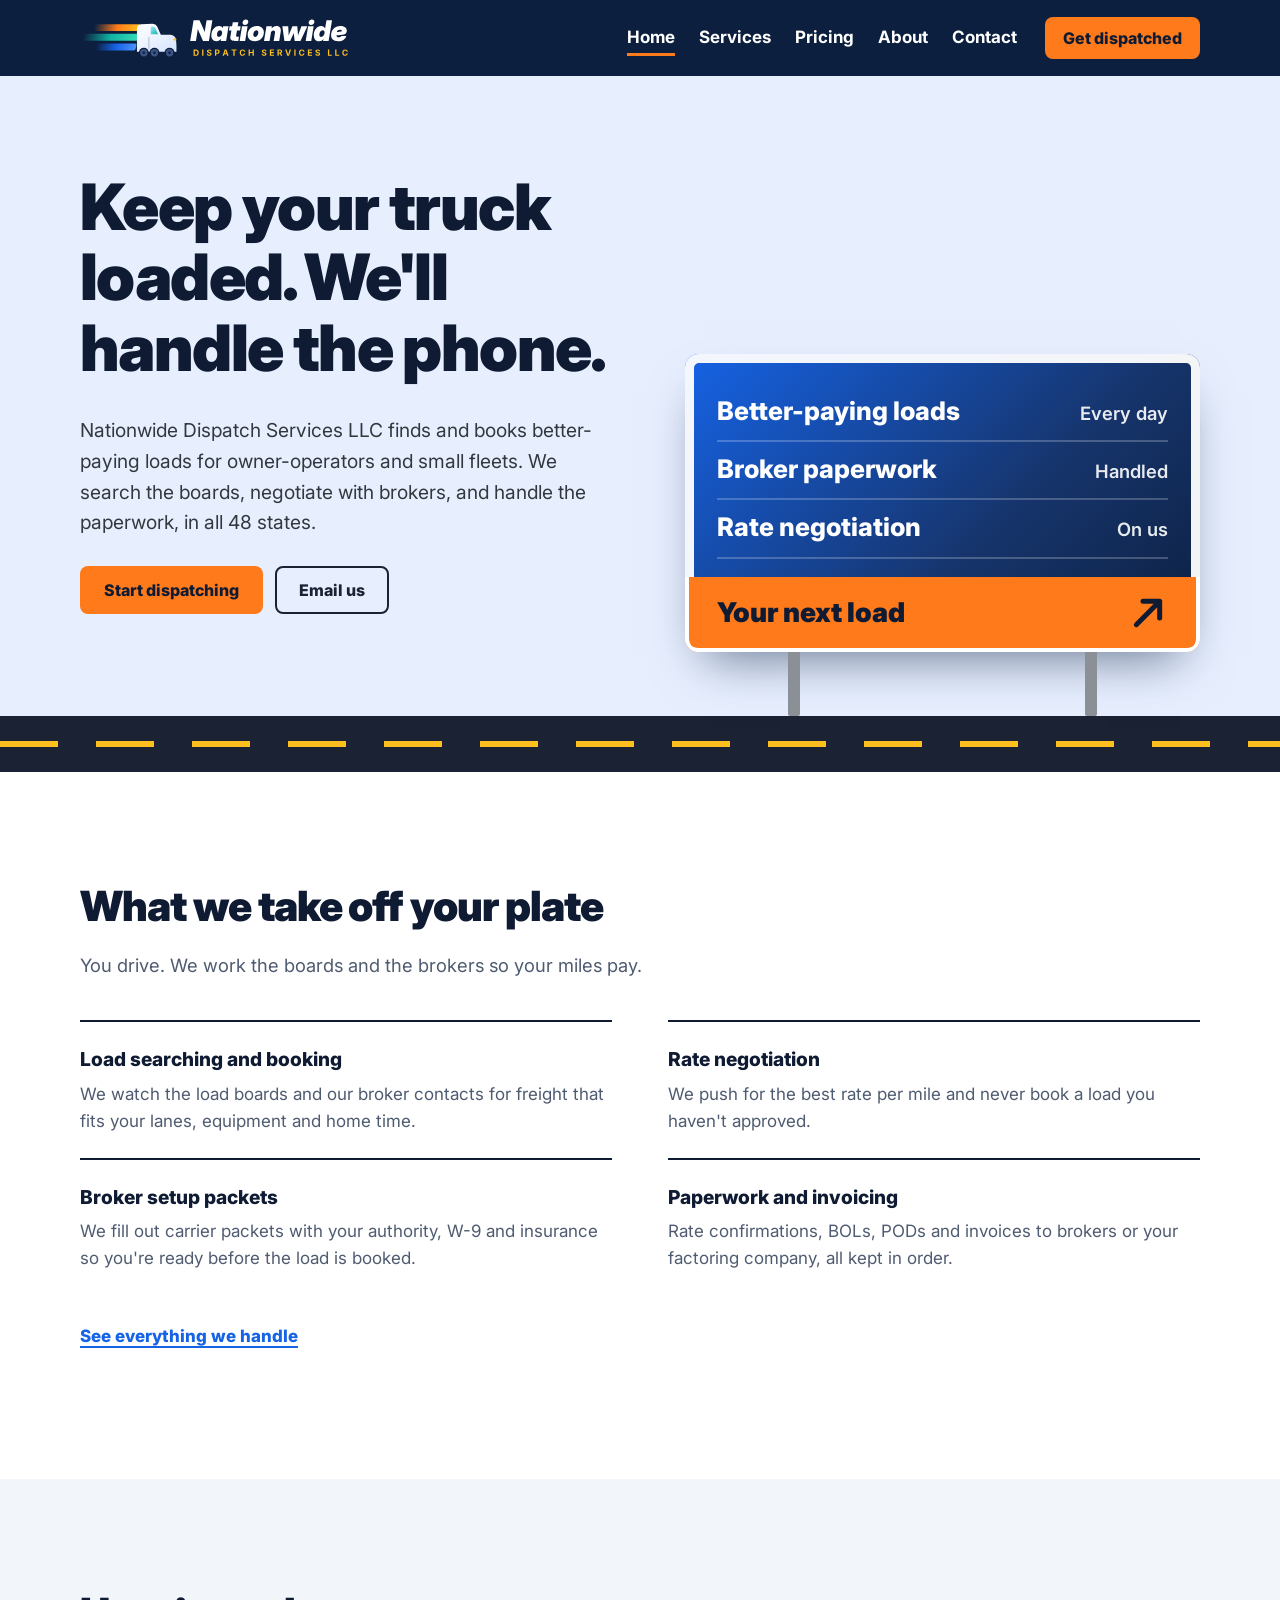
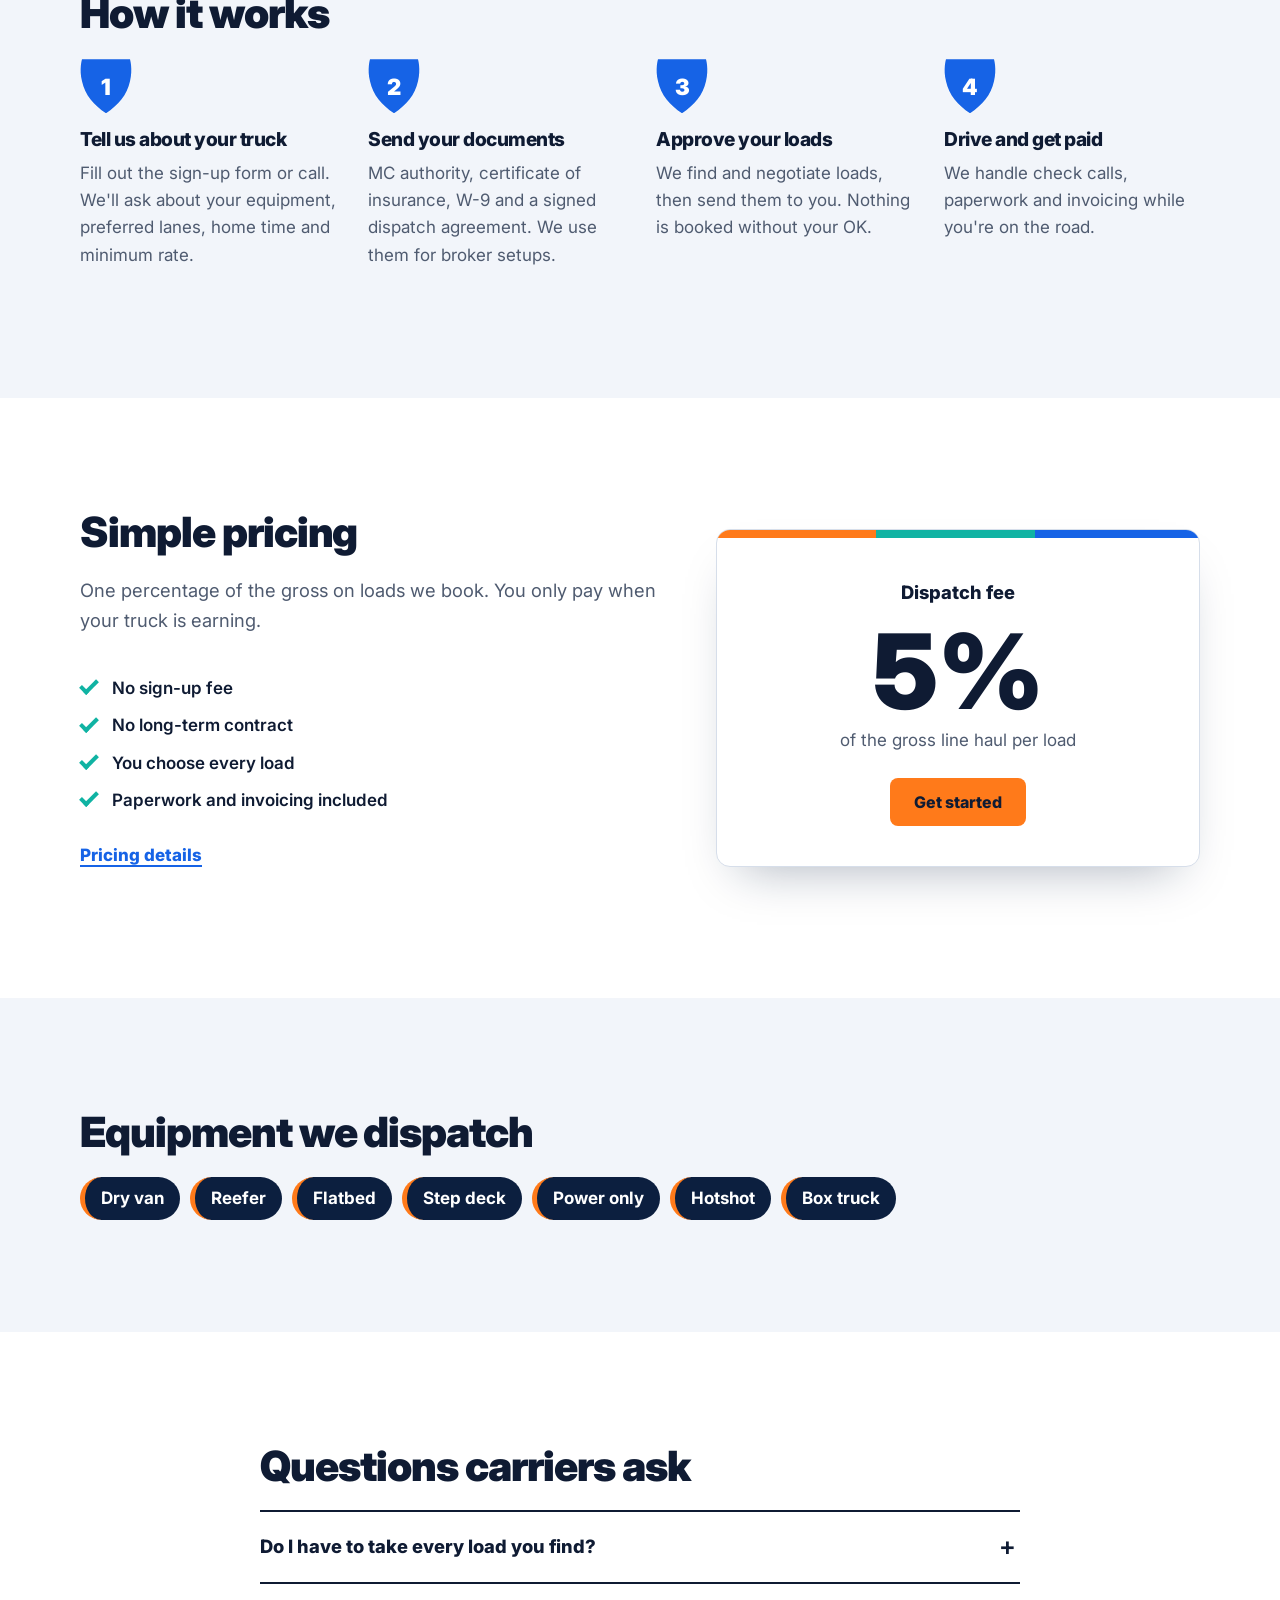
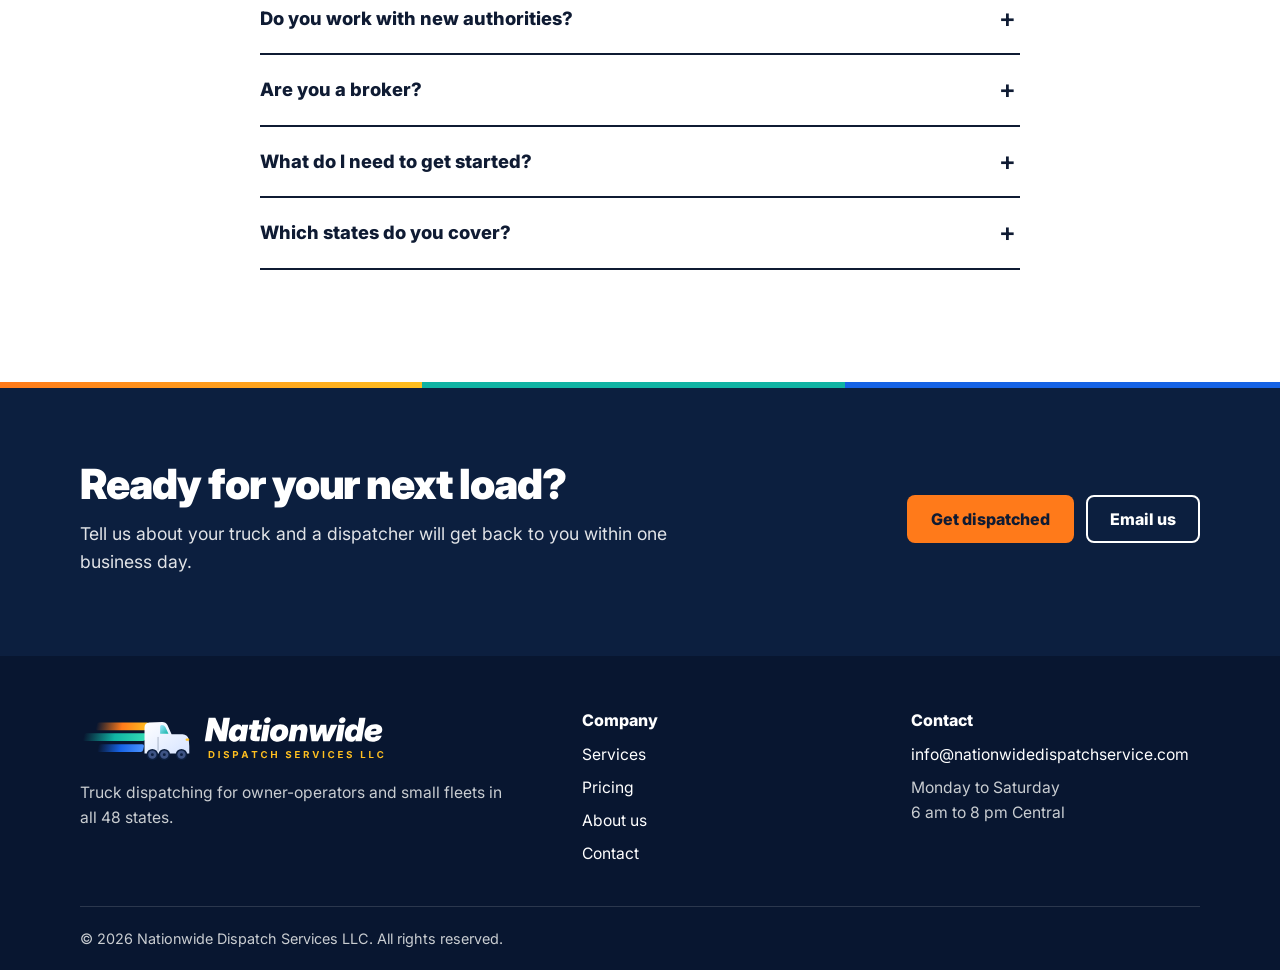
<file: index.html>
<!doctype html>
<html lang="en">
<head>
  <meta charset="utf-8">
  <meta name="viewport" content="width=device-width, initial-scale=1">
  <title>Nationwide Dispatch Services LLC | Truck dispatching for owner-operators</title>
  <meta name="description" content="Nationwide Dispatch Services LLC finds and books better-paying loads, negotiates rates, and handles broker paperwork for owner-operators and small fleets in all 48 states.">
  <meta name="theme-color" content="#0c1f3f">
  <meta property="og:type" content="website">
  <meta property="og:title" content="Nationwide Dispatch Services LLC | Truck dispatching for owner-operators">
  <meta property="og:description" content="Nationwide Dispatch Services LLC finds and books better-paying loads, negotiates rates, and handles broker paperwork for owner-operators and small fleets in all 48 states.">
  <meta property="og:image" content="/og-image.png">
  <meta name="twitter:card" content="summary_large_image">
  <link rel="icon" href="/favicon.svg" type="image/svg+xml">
  <link rel="icon" href="/favicon-32.png" sizes="32x32" type="image/png">
  <link rel="apple-touch-icon" href="/apple-touch-icon.png">
  <link rel="preconnect" href="https://fonts.googleapis.com">
  <link rel="preconnect" href="https://fonts.gstatic.com" crossorigin>
  <link href="https://fonts.googleapis.com/css2?family=Inter:wght@400;500;600;700;800;900&display=swap" rel="stylesheet">
  <link rel="stylesheet" href="/styles.css">
</head>
<body>
  <a class="skip" href="#main">Skip to content</a>
  <header class="topbar">
    <div class="wrap topbar-inner">
      <a class="brand" href="/" aria-label="Nationwide Dispatch Services LLC, home">
        <img src="/brand/logo-reverse.svg" alt="Nationwide Dispatch Services LLC" width="230" height="48">
      </a>
      <button class="menu-btn" type="button" aria-expanded="false" aria-controls="site-nav">
        <span class="menu-icon" aria-hidden="true"></span><span class="menu-label">Menu</span>
      </button>
      <nav id="site-nav" class="site-nav" aria-label="Main">
        <ul>
          <li><a href="/" aria-current="page">Home</a></li>
          <li><a href="/services">Services</a></li>
          <li><a href="/pricing">Pricing</a></li>
          <li><a href="/about">About</a></li>
          <li><a href="/contact">Contact</a></li>
        </ul>
        <a class="btn btn-yellow nav-cta" href="/contact#signup">Get dispatched</a>
      </nav>
    </div>
  </header>
  <main id="main">

    <section class="hero">
      <div class="wrap hero-grid">
        <div class="hero-copy">
          <h1>Keep your truck loaded. We'll handle the phone.</h1>
          <p class="lede">Nationwide Dispatch Services LLC finds and books better-paying loads for owner-operators and small fleets. We search the boards, negotiate with brokers, and handle the paperwork, in all 48 states.</p>
          <div class="hero-actions">
            <a class="btn btn-yellow" href="/contact#signup">Start dispatching</a>
            <a class="btn btn-ghost" href="mailto:info@nationwidedispatchservice.com" data-email-btn>Email us</a>
          </div>
        </div>
        <figure class="sign" aria-label="Highway-style sign listing what we do">
          <div class="sign-face">
            <div class="sign-row"><span class="sign-text">Better-paying loads</span><span class="sign-dist">Every day</span></div>
            <div class="sign-row"><span class="sign-text">Broker paperwork</span><span class="sign-dist">Handled</span></div>
            <div class="sign-row"><span class="sign-text">Rate negotiation</span><span class="sign-dist">On us</span></div>
            <a class="sign-exit" href="/contact#signup">
              <span>Your next load</span>
              <svg viewBox="0 0 48 48" aria-hidden="true"><path d="M10 38 L38 10 M18 10 H38 V30" /></svg>
            </a>
          </div>
          <div class="sign-posts" aria-hidden="true"><span></span><span></span></div>
        </figure>
      </div>
      <div class="road" aria-hidden="true"></div>
    </section>

    <section class="section">
      <div class="wrap">
        <h2>What we take off your plate</h2>
        <p class="section-lede">You drive. We work the boards and the brokers so your miles pay.</p>
        <dl class="services">
          <div><dt>Load searching and booking</dt><dd>We watch the load boards and our broker contacts for freight that fits your lanes, equipment and home time.</dd></div>
          <div><dt>Rate negotiation</dt><dd>We push for the best rate per mile and never book a load you haven't approved.</dd></div>
          <div><dt>Broker setup packets</dt><dd>We fill out carrier packets with your authority, W-9 and insurance so you're ready before the load is booked.</dd></div>
          <div><dt>Paperwork and invoicing</dt><dd>Rate confirmations, BOLs, PODs and invoices to brokers or your factoring company, all kept in order.</dd></div>
        </dl>
        <p class="more"><a class="text-link" href="/services">See everything we handle</a></p>
      </div>
    </section>

    <section class="section section-alt">
      <div class="wrap">
        <h2>How it works</h2>
        <ol class="steps">
          <li><h3>Tell us about your truck</h3><p>Fill out the sign-up form or call. We'll ask about your equipment, preferred lanes, home time and minimum rate.</p></li>
          <li><h3>Send your documents</h3><p>MC authority, certificate of insurance, W-9 and a signed dispatch agreement. We use them for broker setups.</p></li>
          <li><h3>Approve your loads</h3><p>We find and negotiate loads, then send them to you. Nothing is booked without your OK.</p></li>
          <li><h3>Drive and get paid</h3><p>We handle check calls, paperwork and invoicing while you're on the road.</p></li>
        </ol>
      </div>
    </section>

    <section class="section">
      <div class="wrap pricing">
        <div>
          <h2>Simple pricing</h2>
          <p class="section-lede">One percentage of the gross on loads we book. You only pay when your truck is earning.</p>
          <ul class="checks">
            <li>No sign-up fee</li>
            <li>No long-term contract</li>
            <li>You choose every load</li>
            <li>Paperwork and invoicing included</li>
          </ul>
          <p class="more"><a class="text-link" href="/pricing">Pricing details</a></p>
        </div>
        <div class="price-sign" aria-label="Dispatch fee">
          <span class="price-label">Dispatch fee</span>
          <span class="price-num">5%</span>
          <span class="price-sub">of the gross line haul per load</span>
          <a class="btn btn-yellow" href="/contact#signup">Get started</a>
        </div>
      </div>
    </section>

    <section class="section section-alt">
      <div class="wrap">
        <h2>Equipment we dispatch</h2>
        <ul class="equip-chips">
          <li>Dry van</li>
          <li>Reefer</li>
          <li>Flatbed</li>
          <li>Step deck</li>
          <li>Power only</li>
          <li>Hotshot</li>
          <li>Box truck</li>
        </ul>
      </div>
    </section>

    <section class="section">
      <div class="wrap narrow">
        <h2>Questions carriers ask</h2>
        <details>
          <summary>Do I have to take every load you find?</summary>
          <p>No. We send you each load with the rate, miles and pickup details. You decide whether we book it.</p>
        </details>
        <details>
          <summary>Do you work with new authorities?</summary>
          <p>Yes. Some brokers require a few months of active authority, but we know which ones work with new MCs and can still keep you moving.</p>
        </details>
        <details>
          <summary>Are you a broker?</summary>
          <p>No. We're a dispatch service working for you, the carrier. Brokers pay you directly or through your factoring company.</p>
        </details>
        <details>
          <summary>What do I need to get started?</summary>
          <p>Active MC and DOT numbers, a certificate of insurance, a W-9, and your truck and trailer details.</p>
        </details>
        <details>
          <summary>Which states do you cover?</summary>
          <p>All 48 contiguous states, with lanes planned around where you want to run and when you want to be home.</p>
        </details>
      </div>
    </section>

    <section class="cta-band">
      <div class="wrap cta-inner">
        <div>
          <h2>Ready for your next load?</h2>
          <p>Tell us about your truck and a dispatcher will get back to you within one business day.</p>
        </div>
        <div class="cta-actions">
          <a class="btn btn-yellow" href="/contact#signup">Get dispatched</a>
          <a class="btn btn-outline-light" href="mailto:info@nationwidedispatchservice.com" data-email-btn>Email us</a>
        </div>
      </div>
    </section>
  </main>

  <footer class="footer">
    <div class="wrap footer-grid">
      <div class="footer-brand">
        <img src="/brand/logo-reverse.svg" alt="Nationwide Dispatch Services LLC" width="240" height="52">
        <p>Truck dispatching for owner-operators and small fleets in all 48 states.</p>
      </div>
      <div>
        <h2 class="footer-h">Company</h2>
        <ul>
          <li><a href="/services">Services</a></li>
          <li><a href="/pricing">Pricing</a></li>
          <li><a href="/about">About us</a></li>
          <li><a href="/contact">Contact</a></li>
        </ul>
      </div>
      <div>
        <h2 class="footer-h">Contact</h2>
        <ul>
          <li><a href="mailto:info@nationwidedispatchservice.com" data-email>info@nationwidedispatchservice.com</a></li>
          <li>Monday to Saturday<br>6 am to 8 pm Central</li>
        </ul>
      </div>
    </div>
    <div class="wrap footer-bottom">
      <p>&copy; <span data-year>2026</span> Nationwide Dispatch Services LLC. All rights reserved.</p>
    </div>
  </footer>
  <script src="/script.js"></script>
</body>
</html>
</file>
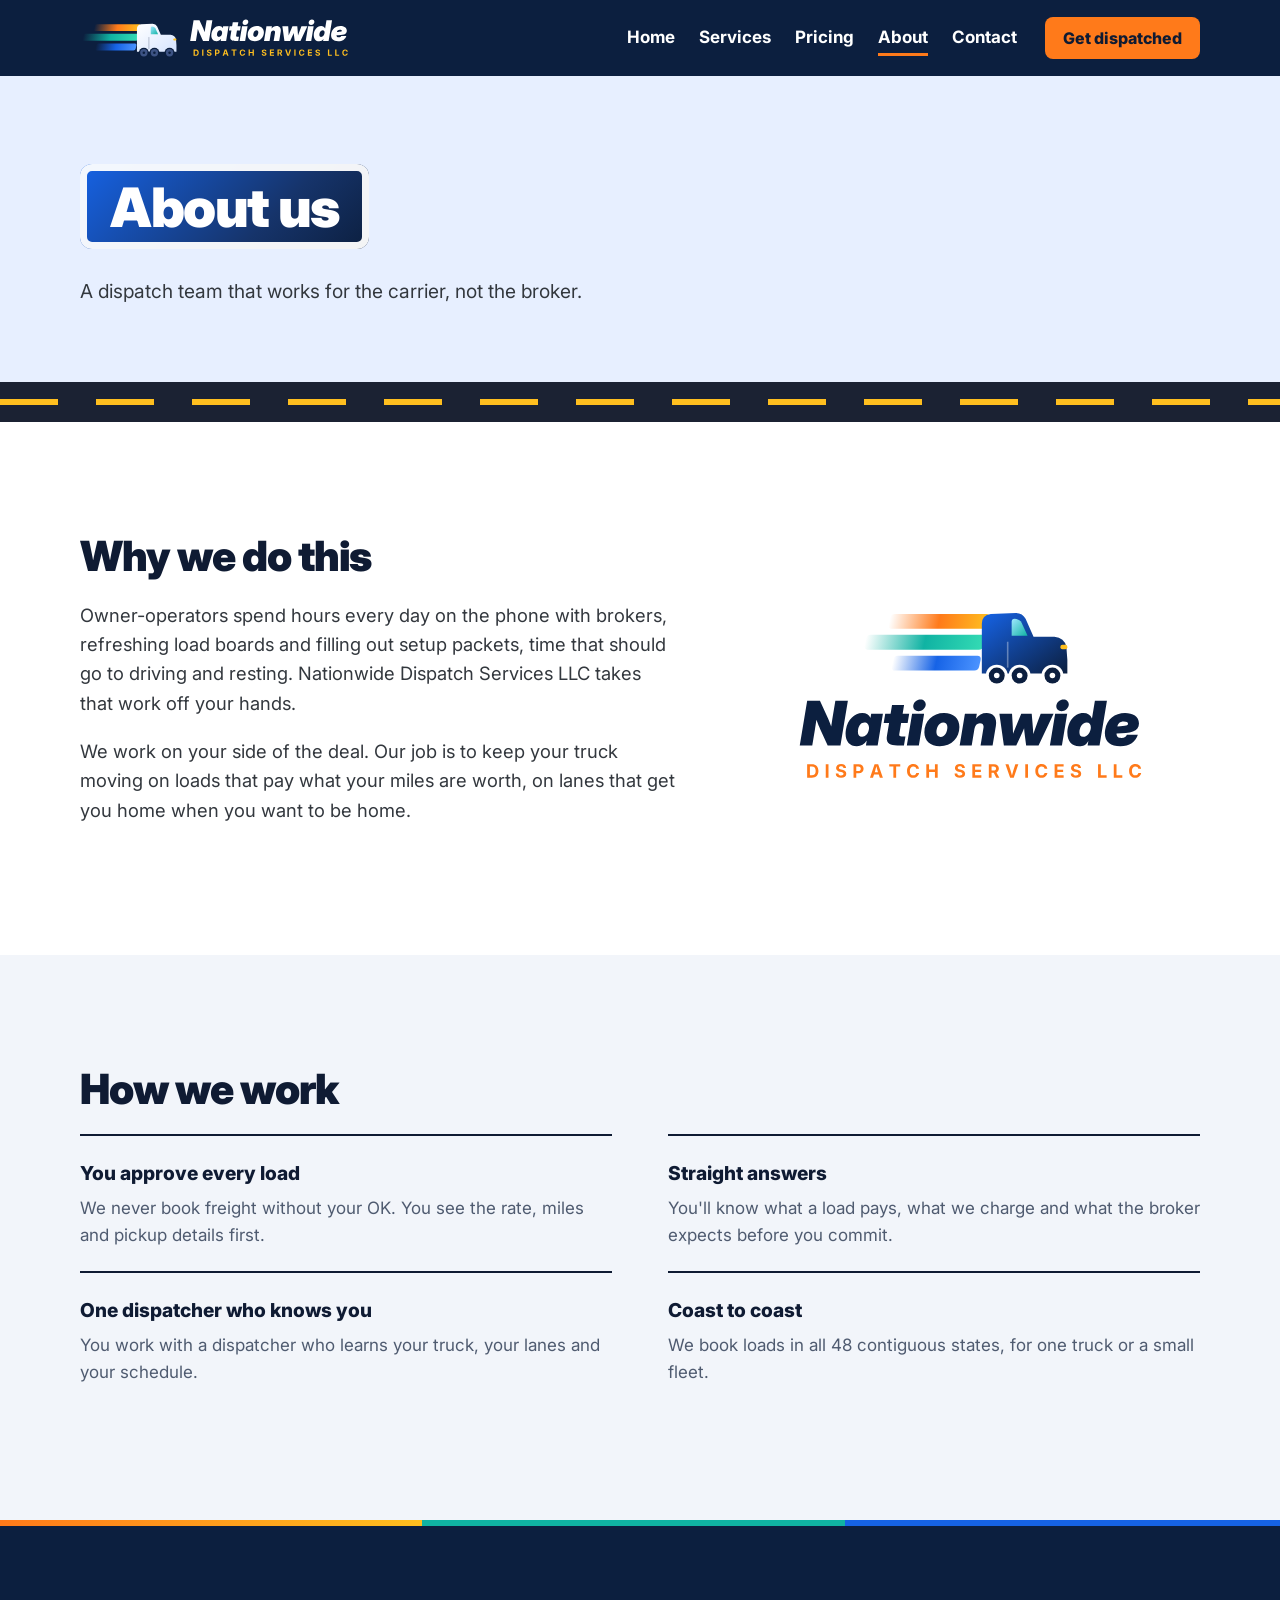
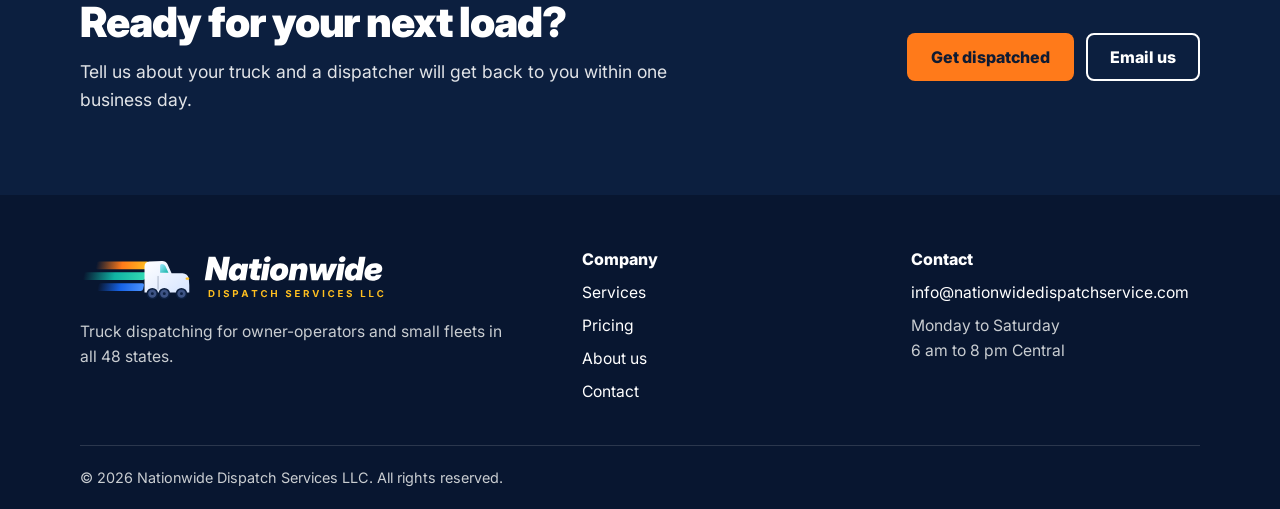
<file: about.html>
<!doctype html>
<html lang="en">
<head>
  <meta charset="utf-8">
  <meta name="viewport" content="width=device-width, initial-scale=1">
  <title>About us | Nationwide Dispatch Services LLC</title>
  <meta name="description" content="Nationwide Dispatch Services LLC is a truck dispatching company working for owner-operators and small fleets across the 48 states.">
  <meta name="theme-color" content="#0c1f3f">
  <meta property="og:type" content="website">
  <meta property="og:title" content="About us | Nationwide Dispatch Services LLC">
  <meta property="og:description" content="Nationwide Dispatch Services LLC is a truck dispatching company working for owner-operators and small fleets across the 48 states.">
  <meta property="og:image" content="/og-image.png">
  <meta name="twitter:card" content="summary_large_image">
  <link rel="icon" href="/favicon.svg" type="image/svg+xml">
  <link rel="icon" href="/favicon-32.png" sizes="32x32" type="image/png">
  <link rel="apple-touch-icon" href="/apple-touch-icon.png">
  <link rel="preconnect" href="https://fonts.googleapis.com">
  <link rel="preconnect" href="https://fonts.gstatic.com" crossorigin>
  <link href="https://fonts.googleapis.com/css2?family=Inter:wght@400;500;600;700;800;900&display=swap" rel="stylesheet">
  <link rel="stylesheet" href="/styles.css">
</head>
<body>
  <a class="skip" href="#main">Skip to content</a>
  <header class="topbar">
    <div class="wrap topbar-inner">
      <a class="brand" href="/" aria-label="Nationwide Dispatch Services LLC, home">
        <img src="/brand/logo-reverse.svg" alt="Nationwide Dispatch Services LLC" width="230" height="48">
      </a>
      <button class="menu-btn" type="button" aria-expanded="false" aria-controls="site-nav">
        <span class="menu-icon" aria-hidden="true"></span><span class="menu-label">Menu</span>
      </button>
      <nav id="site-nav" class="site-nav" aria-label="Main">
        <ul>
          <li><a href="/">Home</a></li>
          <li><a href="/services">Services</a></li>
          <li><a href="/pricing">Pricing</a></li>
          <li><a href="/about" aria-current="page">About</a></li>
          <li><a href="/contact">Contact</a></li>
        </ul>
        <a class="btn btn-yellow nav-cta" href="/contact#signup">Get dispatched</a>
      </nav>
    </div>
  </header>
  <main id="main">

    <section class="page-hero">
      <div class="wrap">
        <h1>About us</h1>
        <p class="lede">A dispatch team that works for the carrier, not the broker.</p>
      </div>
      <div class="road" aria-hidden="true"></div>
    </section>

    <section class="section">
      <div class="wrap about-grid">
        <div class="prose">
          <h2>Why we do this</h2>
          <p>Owner-operators spend hours every day on the phone with brokers, refreshing load boards and filling out setup packets, time that should go to driving and resting. Nationwide Dispatch Services LLC takes that work off your hands.</p>
          <p>We work on your side of the deal. Our job is to keep your truck moving on loads that pay what your miles are worth, on lanes that get you home when you want to be home.</p>
        </div>
        <figure class="about-logo">
          <img src="/brand/logo-stacked.svg" alt="Nationwide Dispatch Services LLC logo" width="400" height="245">
        </figure>
      </div>
    </section>

    <section class="section section-alt">
      <div class="wrap">
        <h2>How we work</h2>
        <dl class="services">
          <div><dt>You approve every load</dt><dd>We never book freight without your OK. You see the rate, miles and pickup details first.</dd></div>
          <div><dt>Straight answers</dt><dd>You'll know what a load pays, what we charge and what the broker expects before you commit.</dd></div>
          <div><dt>One dispatcher who knows you</dt><dd>You work with a dispatcher who learns your truck, your lanes and your schedule.</dd></div>
          <div><dt>Coast to coast</dt><dd>We book loads in all 48 contiguous states, for one truck or a small fleet.</dd></div>
        </dl>
      </div>
    </section>

    <section class="cta-band">
      <div class="wrap cta-inner">
        <div>
          <h2>Ready for your next load?</h2>
          <p>Tell us about your truck and a dispatcher will get back to you within one business day.</p>
        </div>
        <div class="cta-actions">
          <a class="btn btn-yellow" href="/contact#signup">Get dispatched</a>
          <a class="btn btn-outline-light" href="mailto:info@nationwidedispatchservice.com" data-email-btn>Email us</a>
        </div>
      </div>
    </section>
  </main>

  <footer class="footer">
    <div class="wrap footer-grid">
      <div class="footer-brand">
        <img src="/brand/logo-reverse.svg" alt="Nationwide Dispatch Services LLC" width="240" height="52">
        <p>Truck dispatching for owner-operators and small fleets in all 48 states.</p>
      </div>
      <div>
        <h2 class="footer-h">Company</h2>
        <ul>
          <li><a href="/services">Services</a></li>
          <li><a href="/pricing">Pricing</a></li>
          <li><a href="/about">About us</a></li>
          <li><a href="/contact">Contact</a></li>
        </ul>
      </div>
      <div>
        <h2 class="footer-h">Contact</h2>
        <ul>
          <li><a href="mailto:info@nationwidedispatchservice.com" data-email>info@nationwidedispatchservice.com</a></li>
          <li>Monday to Saturday<br>6 am to 8 pm Central</li>
        </ul>
      </div>
    </div>
    <div class="wrap footer-bottom">
      <p>&copy; <span data-year>2026</span> Nationwide Dispatch Services LLC. All rights reserved.</p>
    </div>
  </footer>
  <script src="/script.js"></script>
</body>
</html>
</file>
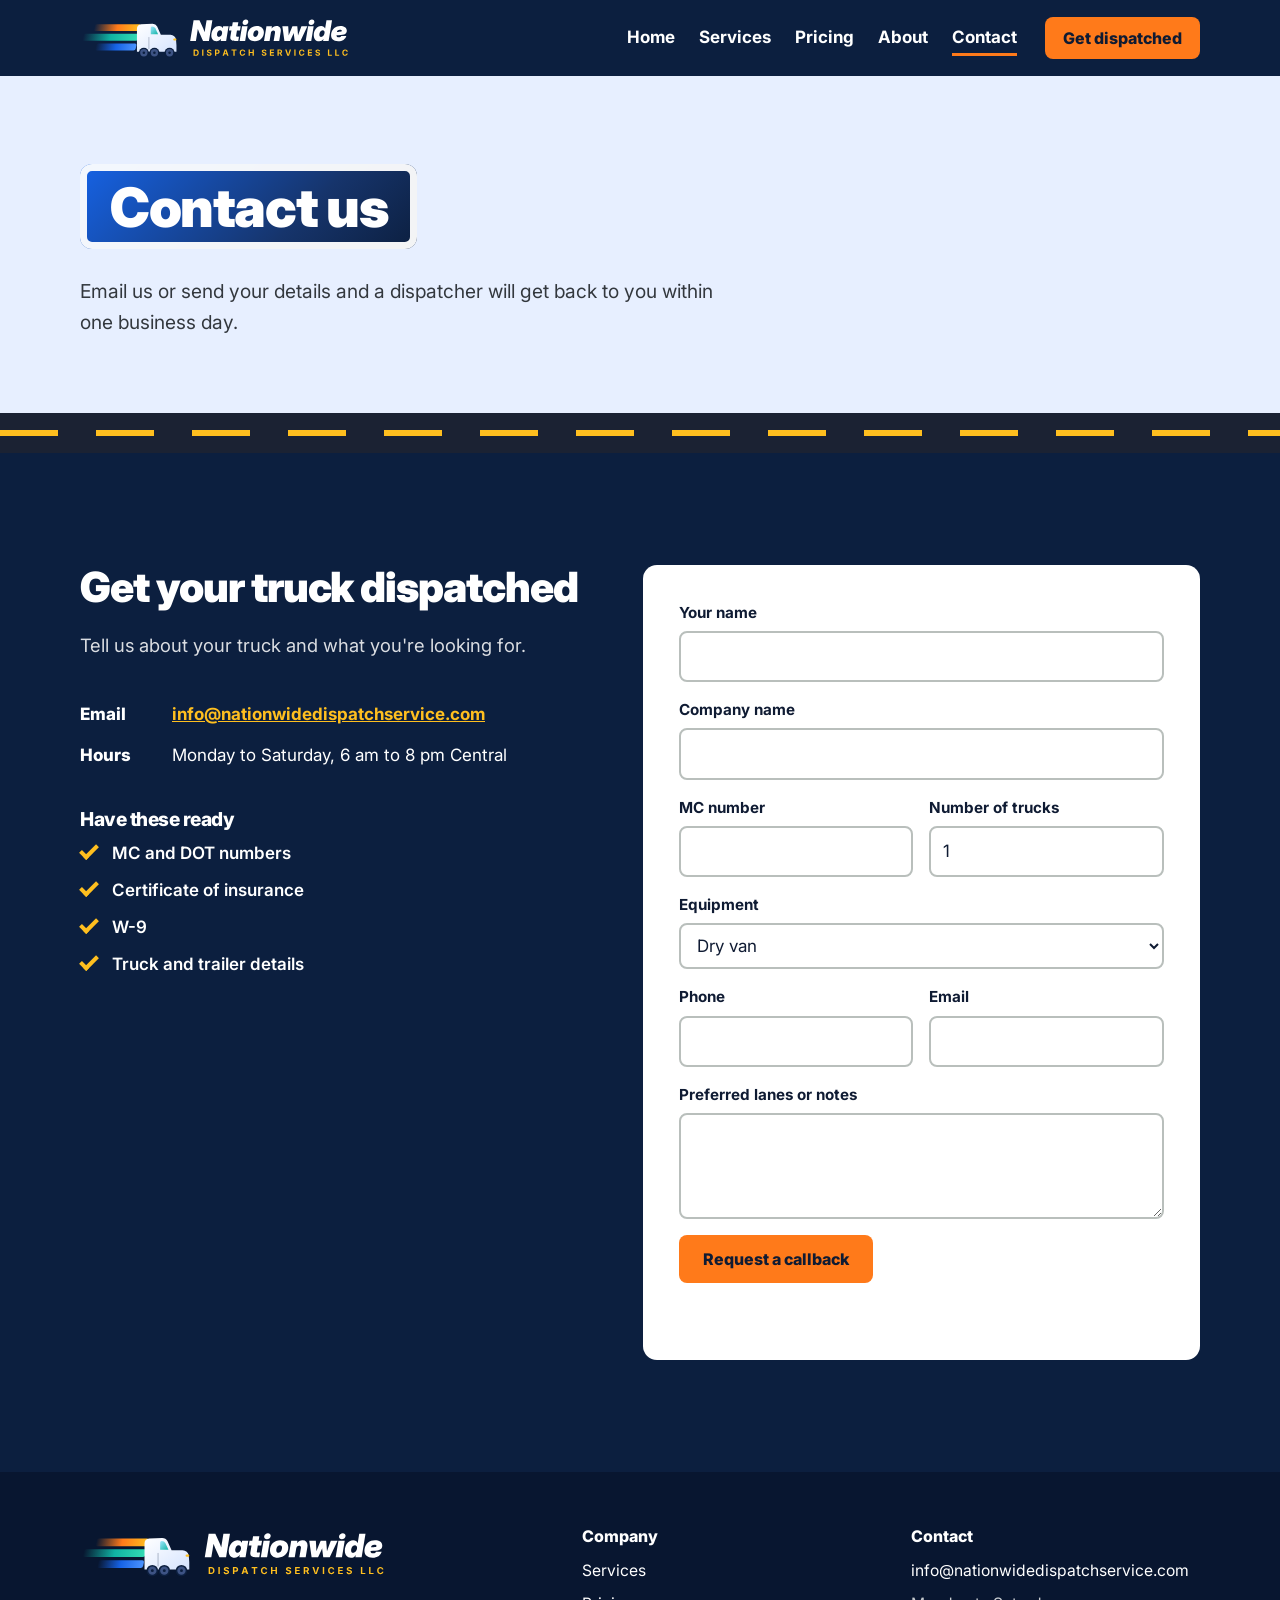
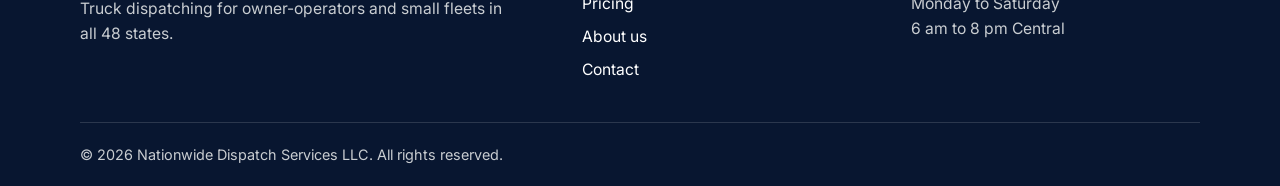
<file: contact.html>
<!doctype html>
<html lang="en">
<head>
  <meta charset="utf-8">
  <meta name="viewport" content="width=device-width, initial-scale=1">
  <title>Contact | Nationwide Dispatch Services LLC</title>
  <meta name="description" content="Get your truck dispatched. Email us or send your details and a dispatcher will get back to you within one business day.">
  <meta name="theme-color" content="#0c1f3f">
  <meta property="og:type" content="website">
  <meta property="og:title" content="Contact | Nationwide Dispatch Services LLC">
  <meta property="og:description" content="Get your truck dispatched. Email us or send your details and a dispatcher will get back to you within one business day.">
  <meta property="og:image" content="/og-image.png">
  <meta name="twitter:card" content="summary_large_image">
  <link rel="icon" href="/favicon.svg" type="image/svg+xml">
  <link rel="icon" href="/favicon-32.png" sizes="32x32" type="image/png">
  <link rel="apple-touch-icon" href="/apple-touch-icon.png">
  <link rel="preconnect" href="https://fonts.googleapis.com">
  <link rel="preconnect" href="https://fonts.gstatic.com" crossorigin>
  <link href="https://fonts.googleapis.com/css2?family=Inter:wght@400;500;600;700;800;900&display=swap" rel="stylesheet">
  <link rel="stylesheet" href="/styles.css">
</head>
<body>
  <a class="skip" href="#main">Skip to content</a>
  <header class="topbar">
    <div class="wrap topbar-inner">
      <a class="brand" href="/" aria-label="Nationwide Dispatch Services LLC, home">
        <img src="/brand/logo-reverse.svg" alt="Nationwide Dispatch Services LLC" width="230" height="48">
      </a>
      <button class="menu-btn" type="button" aria-expanded="false" aria-controls="site-nav">
        <span class="menu-icon" aria-hidden="true"></span><span class="menu-label">Menu</span>
      </button>
      <nav id="site-nav" class="site-nav" aria-label="Main">
        <ul>
          <li><a href="/">Home</a></li>
          <li><a href="/services">Services</a></li>
          <li><a href="/pricing">Pricing</a></li>
          <li><a href="/about">About</a></li>
          <li><a href="/contact" aria-current="page">Contact</a></li>
        </ul>
        <a class="btn btn-yellow nav-cta" href="/contact#signup">Get dispatched</a>
      </nav>
    </div>
  </header>
  <main id="main">

    <section class="page-hero">
      <div class="wrap">
        <h1>Contact us</h1>
        <p class="lede">Email us or send your details and a dispatcher will get back to you within one business day.</p>
      </div>
      <div class="road" aria-hidden="true"></div>
    </section>

    <section class="section signup" id="signup">
      <div class="wrap signup-grid">
        <div>
          <h2>Get your truck dispatched</h2>
          <p class="section-lede">Tell us about your truck and what you're looking for.</p>
          <ul class="contact">
            <li><span>Email</span><a href="mailto:info@nationwidedispatchservice.com" data-email>info@nationwidedispatchservice.com</a></li>
            <li><span>Hours</span>Monday to Saturday, 6 am to 8 pm Central</li>
          </ul>
          <h3 class="docs-h">Have these ready</h3>
          <ul class="checks checks-light">
            <li>MC and DOT numbers</li>
            <li>Certificate of insurance</li>
            <li>W-9</li>
            <li>Truck and trailer details</li>
          </ul>
        </div>

        <form class="form" id="signup-form" novalidate>
          <div class="field"><label for="name">Your name</label><input id="name" name="name" autocomplete="name" required></div>
          <div class="field"><label for="company">Company name</label><input id="company" name="company" autocomplete="organization"></div>
          <div class="field-row">
            <div class="field"><label for="mc">MC number</label><input id="mc" name="mc" inputmode="numeric"></div>
            <div class="field"><label for="trucks">Number of trucks</label><input id="trucks" name="trucks" type="number" min="1" value="1"></div>
          </div>
          <div class="field">
            <label for="equipment">Equipment</label>
            <select id="equipment" name="equipment">
              <option>Dry van</option>
              <option>Reefer</option>
              <option>Flatbed</option>
              <option>Step deck</option>
              <option>Power only</option>
              <option>Hotshot</option>
              <option>Box truck</option>
            </select>
          </div>
          <div class="field-row">
            <div class="field"><label for="phone">Phone</label><input id="phone" name="phone" type="tel" autocomplete="tel" required></div>
            <div class="field"><label for="email">Email</label><input id="email" name="email" type="email" autocomplete="email"></div>
          </div>
          <div class="field"><label for="notes">Preferred lanes or notes</label><textarea id="notes" name="notes" rows="3"></textarea></div>
          <button class="btn btn-yellow" type="submit">Request a callback</button>
          <p class="form-msg" role="status" aria-live="polite"></p>
        </form>
      </div>
    </section>
  </main>

  <footer class="footer">
    <div class="wrap footer-grid">
      <div class="footer-brand">
        <img src="/brand/logo-reverse.svg" alt="Nationwide Dispatch Services LLC" width="240" height="52">
        <p>Truck dispatching for owner-operators and small fleets in all 48 states.</p>
      </div>
      <div>
        <h2 class="footer-h">Company</h2>
        <ul>
          <li><a href="/services">Services</a></li>
          <li><a href="/pricing">Pricing</a></li>
          <li><a href="/about">About us</a></li>
          <li><a href="/contact">Contact</a></li>
        </ul>
      </div>
      <div>
        <h2 class="footer-h">Contact</h2>
        <ul>
          <li><a href="mailto:info@nationwidedispatchservice.com" data-email>info@nationwidedispatchservice.com</a></li>
          <li>Monday to Saturday<br>6 am to 8 pm Central</li>
        </ul>
      </div>
    </div>
    <div class="wrap footer-bottom">
      <p>&copy; <span data-year>2026</span> Nationwide Dispatch Services LLC. All rights reserved.</p>
    </div>
  </footer>
  <script src="/script.js"></script>
</body>
</html>
</file>
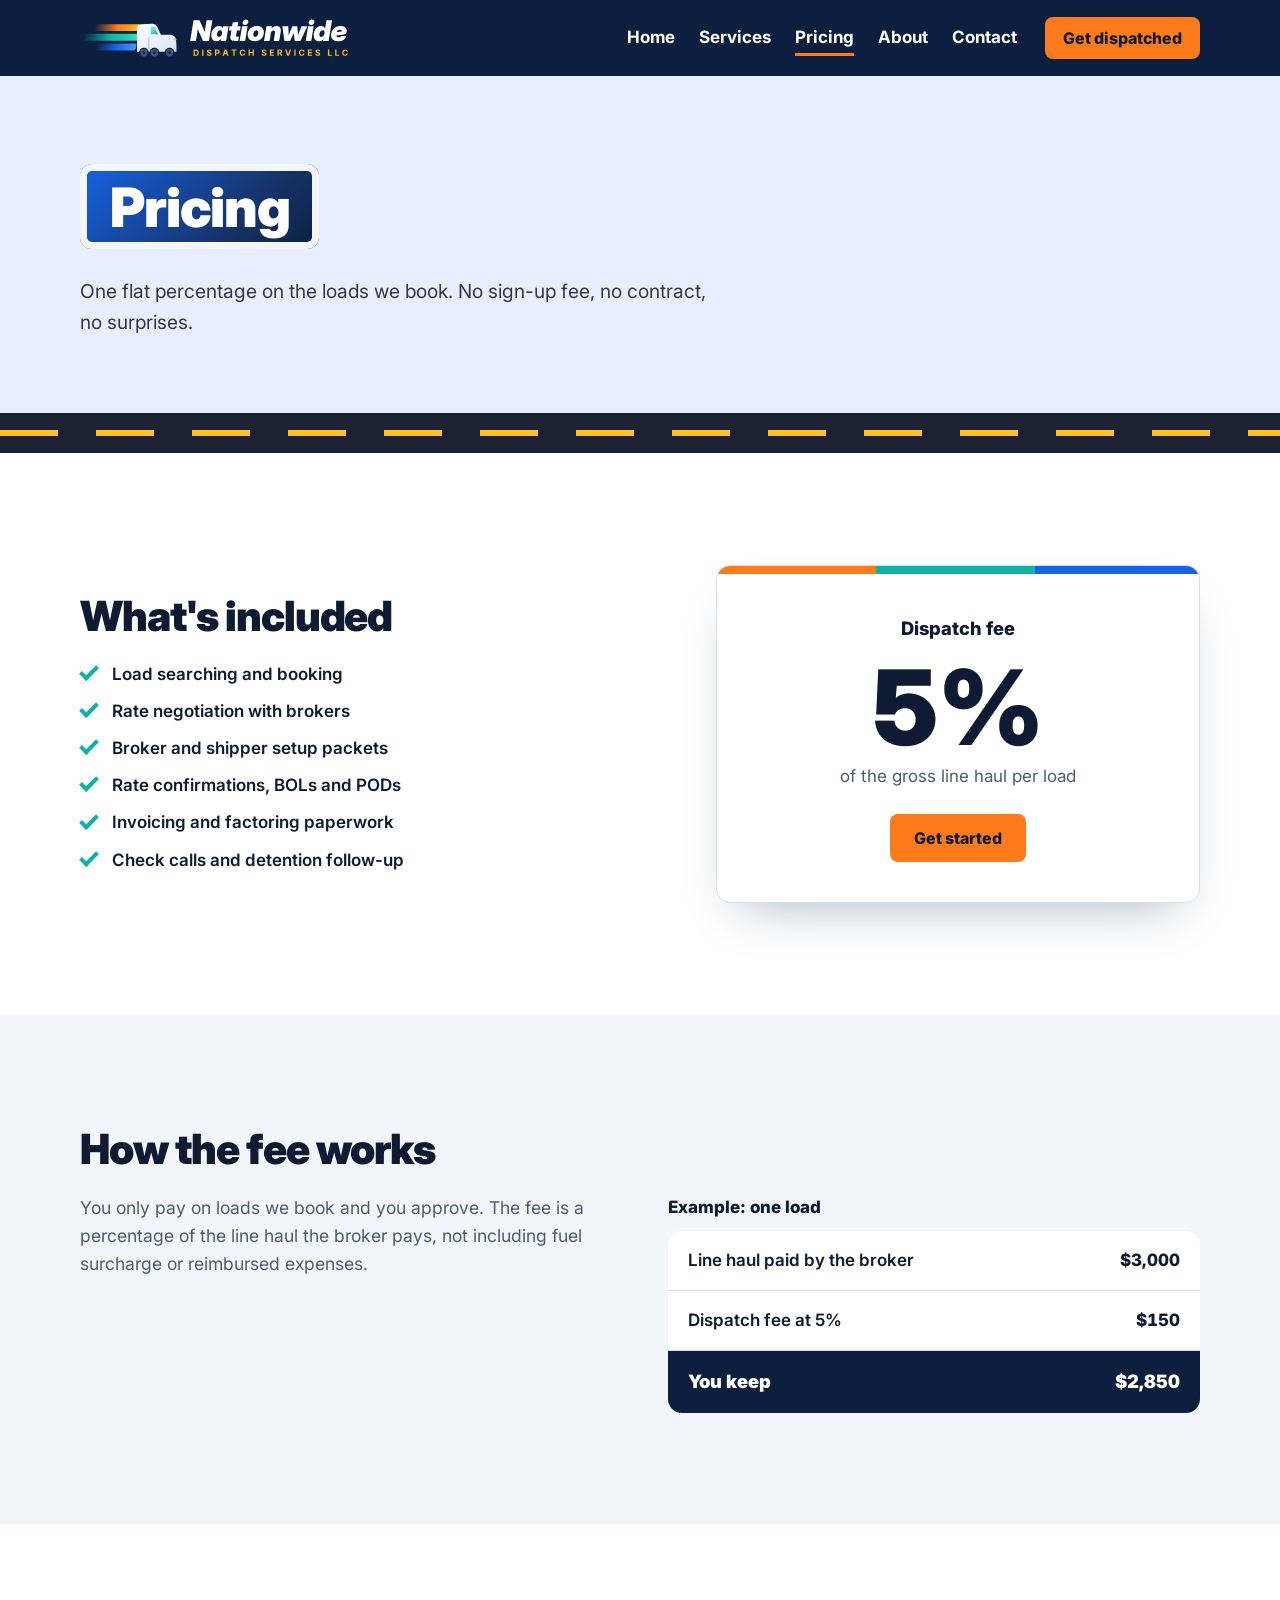
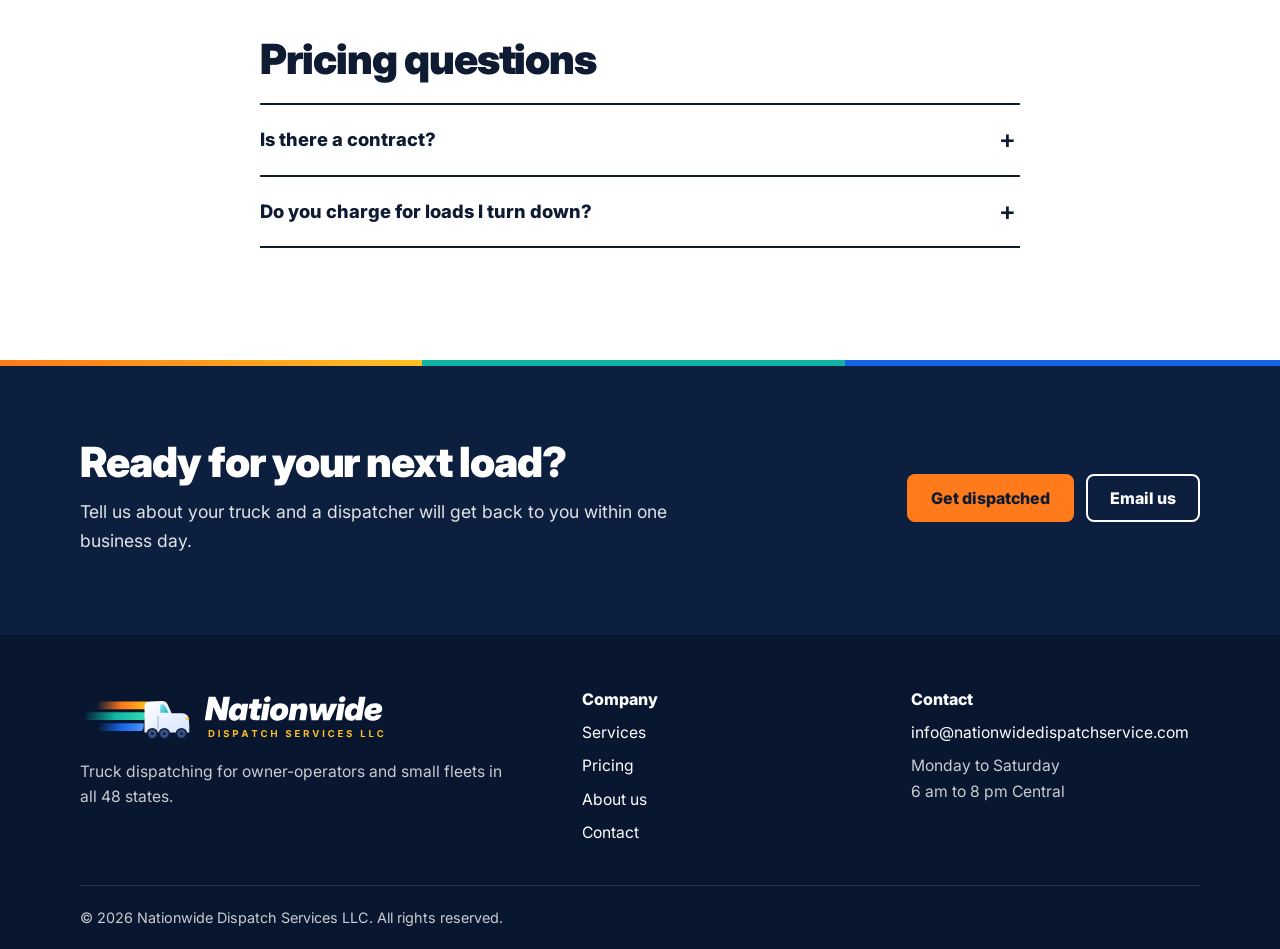
<file: pricing.html>
<!doctype html>
<html lang="en">
<head>
  <meta charset="utf-8">
  <meta name="viewport" content="width=device-width, initial-scale=1">
  <title>Pricing | Nationwide Dispatch Services LLC</title>
  <meta name="description" content="One flat percentage of the gross on loads we book. No sign-up fee and no long-term contract.">
  <meta name="theme-color" content="#0c1f3f">
  <meta property="og:type" content="website">
  <meta property="og:title" content="Pricing | Nationwide Dispatch Services LLC">
  <meta property="og:description" content="One flat percentage of the gross on loads we book. No sign-up fee and no long-term contract.">
  <meta property="og:image" content="/og-image.png">
  <meta name="twitter:card" content="summary_large_image">
  <link rel="icon" href="/favicon.svg" type="image/svg+xml">
  <link rel="icon" href="/favicon-32.png" sizes="32x32" type="image/png">
  <link rel="apple-touch-icon" href="/apple-touch-icon.png">
  <link rel="preconnect" href="https://fonts.googleapis.com">
  <link rel="preconnect" href="https://fonts.gstatic.com" crossorigin>
  <link href="https://fonts.googleapis.com/css2?family=Inter:wght@400;500;600;700;800;900&display=swap" rel="stylesheet">
  <link rel="stylesheet" href="/styles.css">
</head>
<body>
  <a class="skip" href="#main">Skip to content</a>
  <header class="topbar">
    <div class="wrap topbar-inner">
      <a class="brand" href="/" aria-label="Nationwide Dispatch Services LLC, home">
        <img src="/brand/logo-reverse.svg" alt="Nationwide Dispatch Services LLC" width="230" height="48">
      </a>
      <button class="menu-btn" type="button" aria-expanded="false" aria-controls="site-nav">
        <span class="menu-icon" aria-hidden="true"></span><span class="menu-label">Menu</span>
      </button>
      <nav id="site-nav" class="site-nav" aria-label="Main">
        <ul>
          <li><a href="/">Home</a></li>
          <li><a href="/services">Services</a></li>
          <li><a href="/pricing" aria-current="page">Pricing</a></li>
          <li><a href="/about">About</a></li>
          <li><a href="/contact">Contact</a></li>
        </ul>
        <a class="btn btn-yellow nav-cta" href="/contact#signup">Get dispatched</a>
      </nav>
    </div>
  </header>
  <main id="main">

    <section class="page-hero">
      <div class="wrap">
        <h1>Pricing</h1>
        <p class="lede">One flat percentage on the loads we book. No sign-up fee, no contract, no surprises.</p>
      </div>
      <div class="road" aria-hidden="true"></div>
    </section>

    <section class="section">
      <div class="wrap pricing">
        <div>
          <h2>What's included</h2>
          <ul class="checks">
            <li>Load searching and booking</li>
            <li>Rate negotiation with brokers</li>
            <li>Broker and shipper setup packets</li>
            <li>Rate confirmations, BOLs and PODs</li>
            <li>Invoicing and factoring paperwork</li>
            <li>Check calls and detention follow-up</li>
          </ul>
        </div>
        <div class="price-sign" aria-label="Dispatch fee">
          <span class="price-label">Dispatch fee</span>
          <span class="price-num">5%</span>
          <span class="price-sub">of the gross line haul per load</span>
          <a class="btn btn-yellow" href="/contact#signup">Get started</a>
        </div>
      </div>
    </section>

    <section class="section section-alt">
      <div class="wrap">
        <h2>How the fee works</h2>
        <div class="example">
          <p>You only pay on loads we book and you approve. The fee is a percentage of the line haul the broker pays, not including fuel surcharge or reimbursed expenses.</p>
          <table class="calc">
            <caption>Example: one load</caption>
            <tbody>
              <tr><th scope="row">Line haul paid by the broker</th><td>$3,000</td></tr>
              <tr><th scope="row">Dispatch fee at 5%</th><td>$150</td></tr>
              <tr class="total"><th scope="row">You keep</th><td>$2,850</td></tr>
            </tbody>
          </table>
        </div>
      </div>
    </section>

    <section class="section">
      <div class="wrap narrow">
        <h2>Pricing questions</h2>
        <details>
          <summary>Is there a contract?</summary>
          <p>No long-term contract. You sign a simple dispatch agreement before we start booking loads.</p>
        </details>
        <details>
          <summary>Do you charge for loads I turn down?</summary>
          <p>No. You only pay on loads you approve and we book.</p>
        </details>
      </div>
    </section>

    <section class="cta-band">
      <div class="wrap cta-inner">
        <div>
          <h2>Ready for your next load?</h2>
          <p>Tell us about your truck and a dispatcher will get back to you within one business day.</p>
        </div>
        <div class="cta-actions">
          <a class="btn btn-yellow" href="/contact#signup">Get dispatched</a>
          <a class="btn btn-outline-light" href="mailto:info@nationwidedispatchservice.com" data-email-btn>Email us</a>
        </div>
      </div>
    </section>
  </main>

  <footer class="footer">
    <div class="wrap footer-grid">
      <div class="footer-brand">
        <img src="/brand/logo-reverse.svg" alt="Nationwide Dispatch Services LLC" width="240" height="52">
        <p>Truck dispatching for owner-operators and small fleets in all 48 states.</p>
      </div>
      <div>
        <h2 class="footer-h">Company</h2>
        <ul>
          <li><a href="/services">Services</a></li>
          <li><a href="/pricing">Pricing</a></li>
          <li><a href="/about">About us</a></li>
          <li><a href="/contact">Contact</a></li>
        </ul>
      </div>
      <div>
        <h2 class="footer-h">Contact</h2>
        <ul>
          <li><a href="mailto:info@nationwidedispatchservice.com" data-email>info@nationwidedispatchservice.com</a></li>
          <li>Monday to Saturday<br>6 am to 8 pm Central</li>
        </ul>
      </div>
    </div>
    <div class="wrap footer-bottom">
      <p>&copy; <span data-year>2026</span> Nationwide Dispatch Services LLC. All rights reserved.</p>
    </div>
  </footer>
  <script src="/script.js"></script>
</body>
</html>
</file>
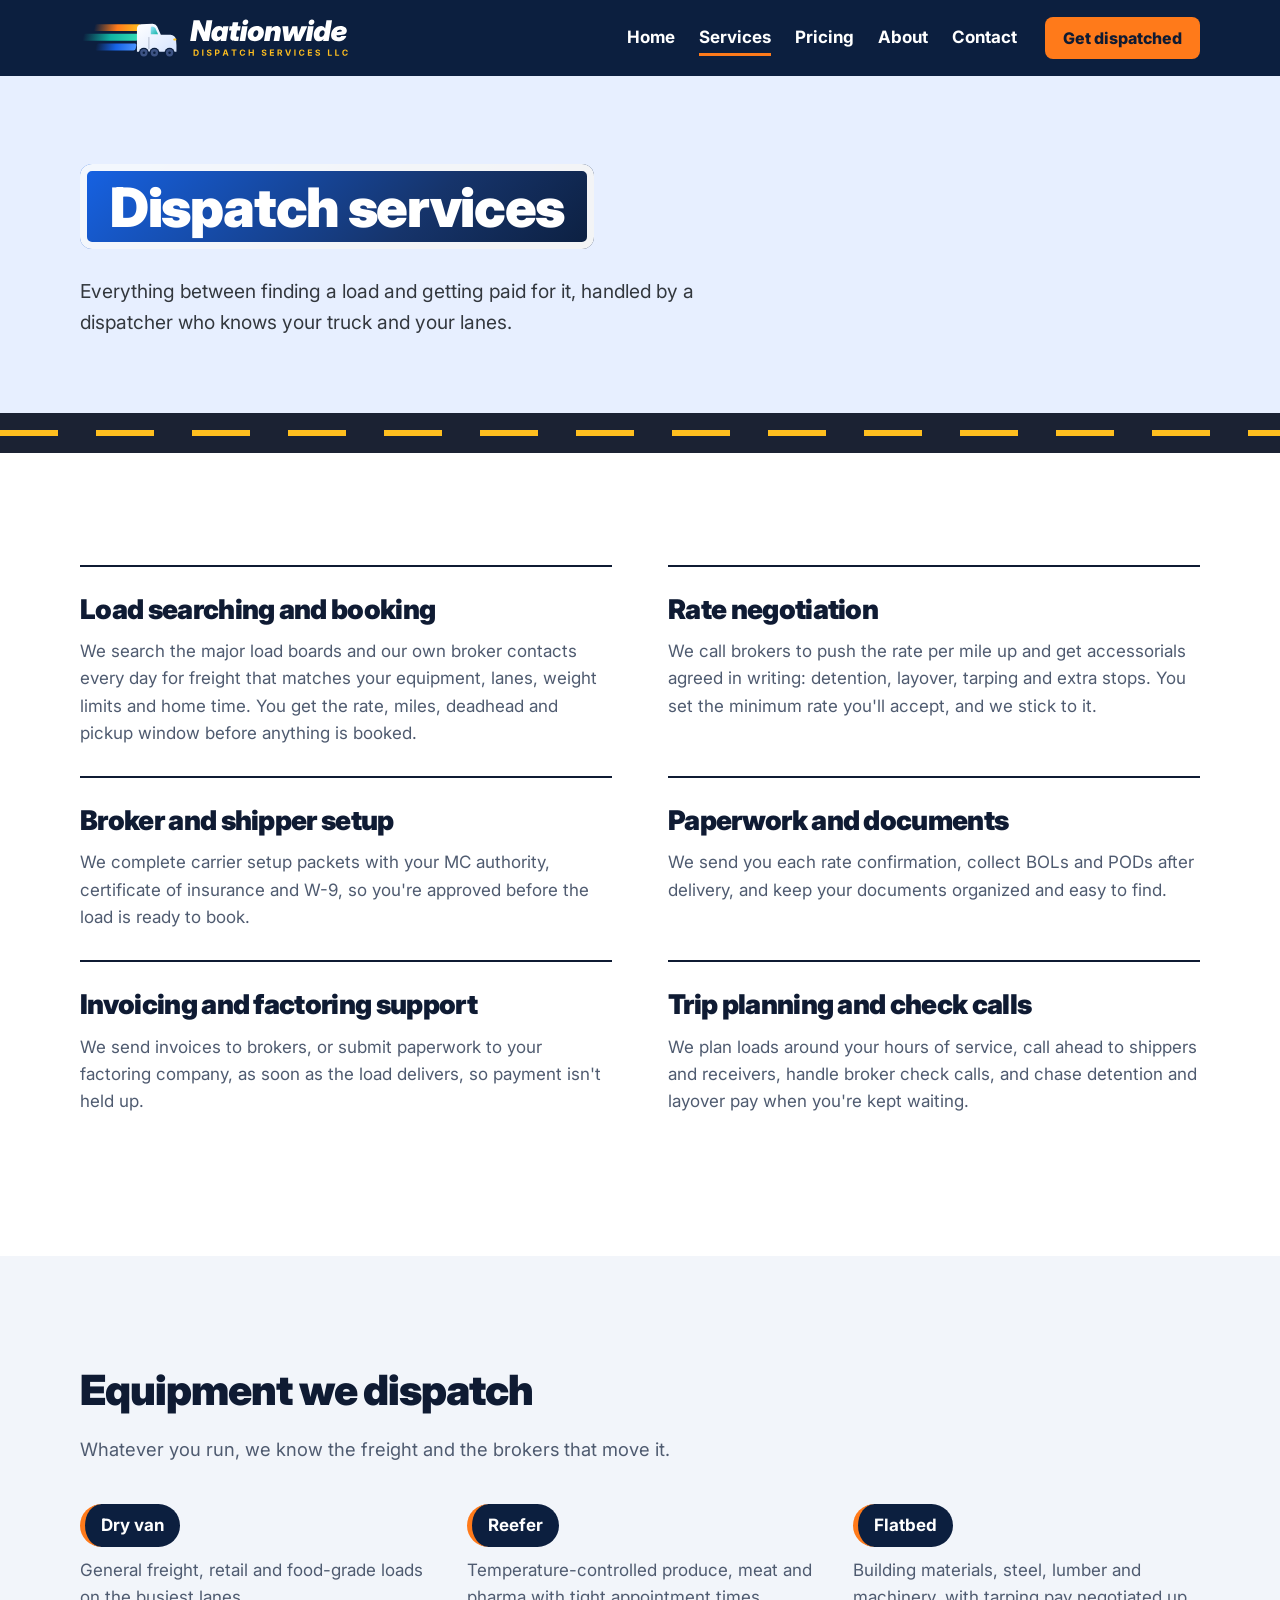
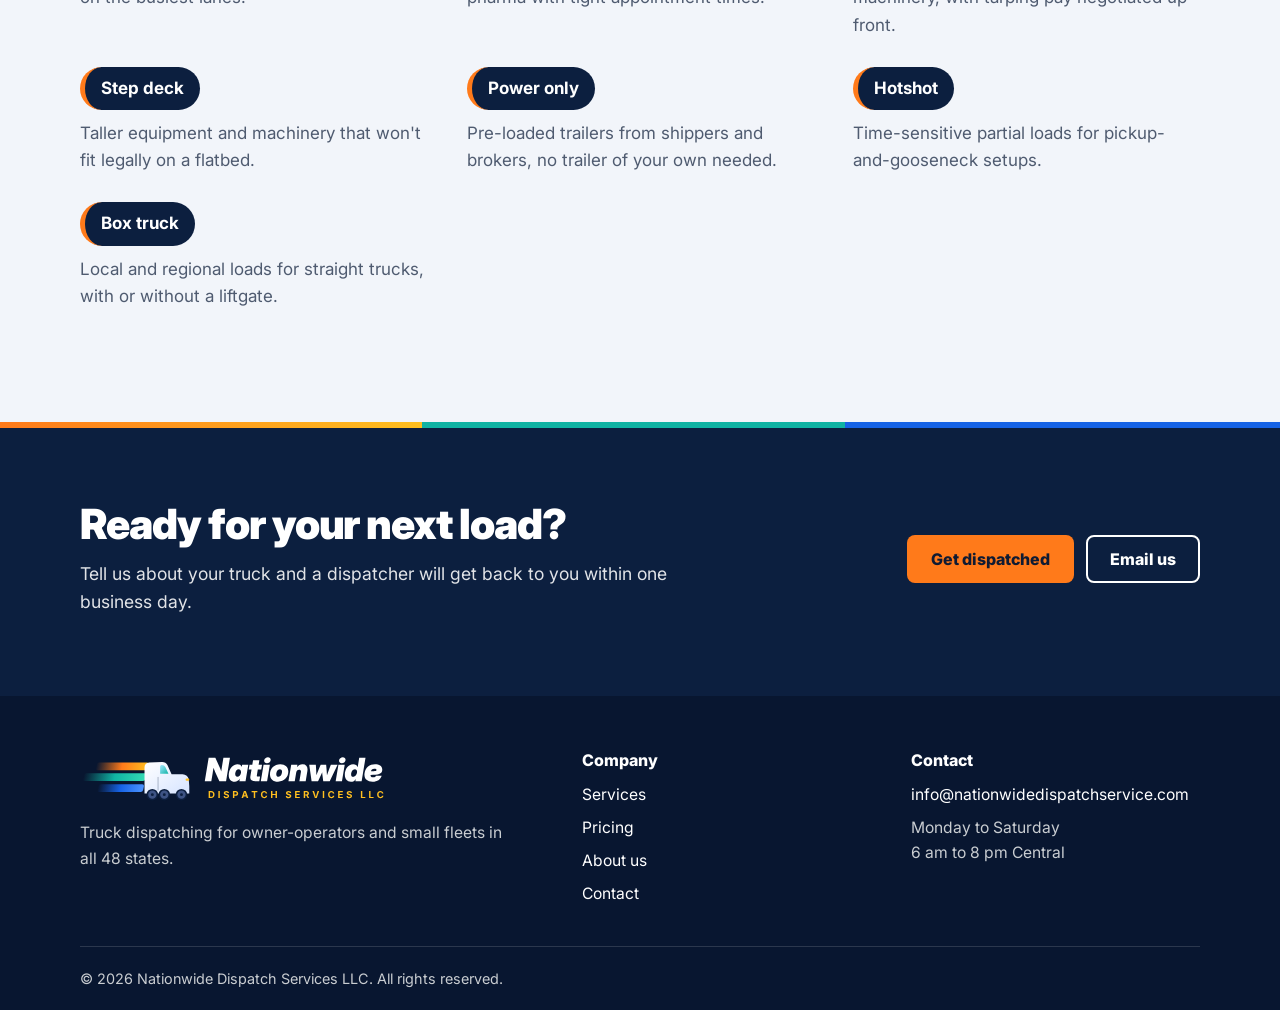
<file: services.html>
<!doctype html>
<html lang="en">
<head>
  <meta charset="utf-8">
  <meta name="viewport" content="width=device-width, initial-scale=1">
  <title>Dispatch services | Nationwide Dispatch Services LLC</title>
  <meta name="description" content="Load booking, rate negotiation, broker setup, paperwork and invoicing for dry van, reefer, flatbed, step deck, power only, hotshot and box truck carriers.">
  <meta name="theme-color" content="#0c1f3f">
  <meta property="og:type" content="website">
  <meta property="og:title" content="Dispatch services | Nationwide Dispatch Services LLC">
  <meta property="og:description" content="Load booking, rate negotiation, broker setup, paperwork and invoicing for dry van, reefer, flatbed, step deck, power only, hotshot and box truck carriers.">
  <meta property="og:image" content="/og-image.png">
  <meta name="twitter:card" content="summary_large_image">
  <link rel="icon" href="/favicon.svg" type="image/svg+xml">
  <link rel="icon" href="/favicon-32.png" sizes="32x32" type="image/png">
  <link rel="apple-touch-icon" href="/apple-touch-icon.png">
  <link rel="preconnect" href="https://fonts.googleapis.com">
  <link rel="preconnect" href="https://fonts.gstatic.com" crossorigin>
  <link href="https://fonts.googleapis.com/css2?family=Inter:wght@400;500;600;700;800;900&display=swap" rel="stylesheet">
  <link rel="stylesheet" href="/styles.css">
</head>
<body>
  <a class="skip" href="#main">Skip to content</a>
  <header class="topbar">
    <div class="wrap topbar-inner">
      <a class="brand" href="/" aria-label="Nationwide Dispatch Services LLC, home">
        <img src="/brand/logo-reverse.svg" alt="Nationwide Dispatch Services LLC" width="230" height="48">
      </a>
      <button class="menu-btn" type="button" aria-expanded="false" aria-controls="site-nav">
        <span class="menu-icon" aria-hidden="true"></span><span class="menu-label">Menu</span>
      </button>
      <nav id="site-nav" class="site-nav" aria-label="Main">
        <ul>
          <li><a href="/">Home</a></li>
          <li><a href="/services" aria-current="page">Services</a></li>
          <li><a href="/pricing">Pricing</a></li>
          <li><a href="/about">About</a></li>
          <li><a href="/contact">Contact</a></li>
        </ul>
        <a class="btn btn-yellow nav-cta" href="/contact#signup">Get dispatched</a>
      </nav>
    </div>
  </header>
  <main id="main">

    <section class="page-hero">
      <div class="wrap">
        <h1>Dispatch services</h1>
        <p class="lede">Everything between finding a load and getting paid for it, handled by a dispatcher who knows your truck and your lanes.</p>
      </div>
      <div class="road" aria-hidden="true"></div>
    </section>

    <section class="section">
      <div class="wrap">
        <div class="service-list">
          <article>
            <h2>Load searching and booking</h2>
            <p>We search the major load boards and our own broker contacts every day for freight that matches your equipment, lanes, weight limits and home time. You get the rate, miles, deadhead and pickup window before anything is booked.</p>
          </article>
          <article>
            <h2>Rate negotiation</h2>
            <p>We call brokers to push the rate per mile up and get accessorials agreed in writing: detention, layover, tarping and extra stops. You set the minimum rate you'll accept, and we stick to it.</p>
          </article>
          <article>
            <h2>Broker and shipper setup</h2>
            <p>We complete carrier setup packets with your MC authority, certificate of insurance and W-9, so you're approved before the load is ready to book.</p>
          </article>
          <article>
            <h2>Paperwork and documents</h2>
            <p>We send you each rate confirmation, collect BOLs and PODs after delivery, and keep your documents organized and easy to find.</p>
          </article>
          <article>
            <h2>Invoicing and factoring support</h2>
            <p>We send invoices to brokers, or submit paperwork to your factoring company, as soon as the load delivers, so payment isn't held up.</p>
          </article>
          <article>
            <h2>Trip planning and check calls</h2>
            <p>We plan loads around your hours of service, call ahead to shippers and receivers, handle broker check calls, and chase detention and layover pay when you're kept waiting.</p>
          </article>
        </div>
      </div>
    </section>

    <section class="section section-alt">
      <div class="wrap">
        <h2>Equipment we dispatch</h2>
        <p class="section-lede">Whatever you run, we know the freight and the brokers that move it.</p>
        <dl class="equip-list">
          <div><dt>Dry van</dt><dd>General freight, retail and food-grade loads on the busiest lanes.</dd></div>
          <div><dt>Reefer</dt><dd>Temperature-controlled produce, meat and pharma with tight appointment times.</dd></div>
          <div><dt>Flatbed</dt><dd>Building materials, steel, lumber and machinery, with tarping pay negotiated up front.</dd></div>
          <div><dt>Step deck</dt><dd>Taller equipment and machinery that won't fit legally on a flatbed.</dd></div>
          <div><dt>Power only</dt><dd>Pre-loaded trailers from shippers and brokers, no trailer of your own needed.</dd></div>
          <div><dt>Hotshot</dt><dd>Time-sensitive partial loads for pickup-and-gooseneck setups.</dd></div>
          <div><dt>Box truck</dt><dd>Local and regional loads for straight trucks, with or without a liftgate.</dd></div>
        </dl>
      </div>
    </section>

    <section class="cta-band">
      <div class="wrap cta-inner">
        <div>
          <h2>Ready for your next load?</h2>
          <p>Tell us about your truck and a dispatcher will get back to you within one business day.</p>
        </div>
        <div class="cta-actions">
          <a class="btn btn-yellow" href="/contact#signup">Get dispatched</a>
          <a class="btn btn-outline-light" href="mailto:info@nationwidedispatchservice.com" data-email-btn>Email us</a>
        </div>
      </div>
    </section>
  </main>

  <footer class="footer">
    <div class="wrap footer-grid">
      <div class="footer-brand">
        <img src="/brand/logo-reverse.svg" alt="Nationwide Dispatch Services LLC" width="240" height="52">
        <p>Truck dispatching for owner-operators and small fleets in all 48 states.</p>
      </div>
      <div>
        <h2 class="footer-h">Company</h2>
        <ul>
          <li><a href="/services">Services</a></li>
          <li><a href="/pricing">Pricing</a></li>
          <li><a href="/about">About us</a></li>
          <li><a href="/contact">Contact</a></li>
        </ul>
      </div>
      <div>
        <h2 class="footer-h">Contact</h2>
        <ul>
          <li><a href="mailto:info@nationwidedispatchservice.com" data-email>info@nationwidedispatchservice.com</a></li>
          <li>Monday to Saturday<br>6 am to 8 pm Central</li>
        </ul>
      </div>
    </div>
    <div class="wrap footer-bottom">
      <p>&copy; <span data-year>2026</span> Nationwide Dispatch Services LLC. All rights reserved.</p>
    </div>
  </footer>
  <script src="/script.js"></script>
</body>
</html>
</file>
<file: styles.css>
:root {
  --navy: #0c1f3f;
  --navy-2: #16346b;
  --navy-dark: #081630;
  --blue: #1663e6;
  --teal: #10b3a3;
  --orange: #ff7a1a;
  --orange-dark: #ef6408;
  --amber: #ffbf1f;
  --sign: var(--navy);
  --sign-dark: var(--navy-dark);
  --white: #ffffff;
  --yellow: var(--orange);
  --yellow-dark: var(--orange-dark);
  --asphalt: #1b2233;
  --ink: #0f1b33;
  --muted: #4f5b70;
  --concrete: #f2f5fa;
  --sky: #e7efff;
  --shield: var(--blue);
  --line: #d6deea;
  --radius-sign: 14px;
  --font: "Inter", "Helvetica Neue", Arial, sans-serif;
}

*, *::before, *::after { box-sizing: border-box; }
html { scroll-behavior: smooth; scroll-padding-top: 84px; }
@media (prefers-reduced-motion: reduce) { html { scroll-behavior: auto; } }

body {
  margin: 0;
  font-family: var(--font);
  font-size: 1.0625rem;
  line-height: 1.6;
  color: var(--ink);
  background: var(--white);
  -webkit-font-smoothing: antialiased;
}

img, svg { display: block; max-width: 100%; height: auto; }
a { color: var(--blue); }
:focus-visible { outline: 3px solid var(--amber); outline-offset: 3px; border-radius: 4px; }

.wrap { width: min(1120px, 100% - 32px); margin-inline: auto; }
.narrow { width: min(760px, 100% - 32px); }

.skip { position: absolute; left: -9999px; top: 8px; background: var(--yellow); color: var(--ink); padding: 8px 14px; z-index: 100; }
.skip:focus { left: 8px; }

h1, h2, h3 { line-height: 1.1; margin: 0 0 .5em; letter-spacing: -0.025em; }
h1 { font-size: clamp(2.4rem, 5.2vw, 4rem); font-weight: 900; }
h2 { font-size: clamp(1.8rem, 3.4vw, 2.6rem); font-weight: 900; }
h3 { font-size: 1.2rem; font-weight: 800; }
p { margin: 0 0 1em; }

/* Buttons and links */
.btn {
  display: inline-flex; align-items: center; justify-content: center;
  min-height: 48px; padding: 12px 22px;
  font: 800 1rem/1 var(--font);
  text-decoration: none; border-radius: 8px; border: 2px solid transparent;
  cursor: pointer; transition: background-color .15s, color .15s, border-color .15s;
}
.btn-yellow { background: var(--yellow); color: var(--ink); }
.btn-yellow:hover { background: var(--yellow-dark); }
.btn-ghost { border-color: var(--asphalt); color: var(--asphalt); background: transparent; }
.btn-ghost:hover { background: var(--asphalt); color: var(--white); }
.btn-outline-light { border-color: var(--white); color: var(--white); background: transparent; }
.btn-outline-light:hover { background: var(--white); color: var(--navy); }
.text-link { font-weight: 800; color: var(--blue); text-underline-offset: 4px; text-decoration-thickness: 2px; }
.more { margin-top: 28px; }

/* Header */
.topbar { background: var(--sign); color: var(--white); position: sticky; top: 0; z-index: 50; }
.topbar-inner { display: flex; align-items: center; gap: 24px; min-height: 76px; }
.brand { display: block; flex: none; }
.brand img { height: 46px; width: auto; }
.site-nav { margin-left: auto; display: flex; align-items: center; gap: 28px; }
.site-nav ul { display: flex; gap: 24px; list-style: none; margin: 0; padding: 0; }
.site-nav a:not(.btn) { color: var(--white); text-decoration: none; font-weight: 700; padding: 6px 0; border-bottom: 3px solid transparent; }
.site-nav a:not(.btn):hover { border-bottom-color: rgba(255,255,255,.6); }
.site-nav a[aria-current="page"] { border-bottom-color: var(--orange); }
.nav-cta { min-height: 42px; padding: 10px 16px; }

.menu-btn {
  display: none; margin-left: auto; align-items: center; gap: 10px;
  background: transparent; color: var(--white); border: 2px solid rgba(255,255,255,.7); border-radius: 8px;
  font: 700 1rem var(--font); padding: 8px 12px; min-height: 44px; cursor: pointer;
}
.menu-icon, .menu-icon::before, .menu-icon::after { display: block; width: 20px; height: 2.5px; background: currentColor; border-radius: 2px; position: relative; transition: transform .2s; }
.menu-icon::before, .menu-icon::after { content: ""; position: absolute; left: 0; }
.menu-icon::before { top: -6px; }
.menu-icon::after { top: 6px; }
.menu-btn[aria-expanded="true"] .menu-icon { background: transparent; }
.menu-btn[aria-expanded="true"] .menu-icon::before { transform: translateY(6px) rotate(45deg); }
.menu-btn[aria-expanded="true"] .menu-icon::after { transform: translateY(-6px) rotate(-45deg); }

@media (max-width: 920px) {
  .topbar-inner { min-height: 68px; }
  .brand img { height: 40px; }
  .menu-btn { display: inline-flex; }
  .site-nav {
    display: none; position: absolute; left: 0; right: 0; top: 100%;
    background: var(--sign-dark); flex-direction: column; align-items: stretch; gap: 0;
    padding: 8px 16px 20px; border-top: 1px solid rgba(255,255,255,.15);
  }
  .site-nav.open { display: flex; }
  .site-nav ul { flex-direction: column; gap: 0; }
  .site-nav a:not(.btn) { display: block; padding: 14px 0; border-bottom: 1px solid rgba(255,255,255,.12); }
  .site-nav a[aria-current="page"] { border-bottom-color: rgba(255,255,255,.12); color: var(--amber); }
  .nav-cta { margin-top: 16px; }
}
@media (max-width: 380px) { .brand img { height: 34px; } .menu-label { display: none; } }

/* Home hero */
.hero { background: var(--sky); position: relative; padding-top: clamp(48px, 8vw, 96px); overflow: hidden; }
.hero-grid { display: grid; grid-template-columns: 1.05fr 1fr; gap: clamp(32px, 5vw, 72px); align-items: end; }
.hero-copy { padding-bottom: clamp(56px, 8vw, 104px); }
.lede { font-size: 1.2rem; color: #33383e; max-width: 34em; }
.hero-actions { display: flex; flex-wrap: wrap; gap: 12px; margin-top: 28px; }

.sign { margin: 0; display: flex; flex-direction: column; align-items: center; }
.sign-face {
  width: 100%; background: linear-gradient(135deg, var(--blue), var(--navy-2) 60%, var(--navy)); color: var(--white);
  border-radius: var(--radius-sign);
  box-shadow: inset 0 0 0 5px transparent, inset 0 0 0 9px rgba(255,255,255,.95), 0 24px 48px -20px rgba(12, 31, 63, .6);
  padding: 30px 32px 0;
}
.sign-row { display: flex; justify-content: space-between; align-items: baseline; gap: 16px; padding: 12px 0; border-bottom: 2px solid rgba(255,255,255,.22); }
.sign-text { font-weight: 800; font-size: clamp(1.15rem, 2.2vw, 1.6rem); line-height: 1.15; }
.sign-dist { font-weight: 600; font-size: clamp(.95rem, 1.6vw, 1.15rem); white-space: nowrap; opacity: .9; }
.sign-exit {
  display: flex; align-items: center; justify-content: space-between; gap: 12px;
  margin: 18px -32px 0; padding: 14px 32px 18px;
  background: var(--yellow); color: var(--ink); text-decoration: none;
  border-radius: 0 0 var(--radius-sign) var(--radius-sign);
  box-shadow: inset 0 -4px 0 0 var(--white), inset 4px 0 0 0 var(--white), inset -4px 0 0 0 var(--white);
  font-weight: 900; font-size: clamp(1.2rem, 2.4vw, 1.7rem);
}
.sign-exit:hover { background: var(--yellow-dark); }
.sign-exit svg { width: 40px; height: 40px; flex: none; }
.sign-exit path { fill: none; stroke: var(--ink); stroke-width: 6; stroke-linecap: round; stroke-linejoin: round; }
.sign-posts { display: flex; justify-content: space-between; width: 60%; height: 64px; }
.sign-posts span { width: 12px; background: #8a9096; border-radius: 0 0 2px 2px; }

.road {
  height: 56px; background: var(--asphalt);
  background-image: linear-gradient(90deg, var(--amber) 0 60%, transparent 60% 100%);
  background-size: 96px 6px; background-repeat: repeat-x; background-position: 0 50%;
}
@media (prefers-reduced-motion: no-preference) {
  .hero .road { animation: drive 1.6s linear 1 both; }
  @keyframes drive { from { background-position: 480px 50%; } to { background-position: 0 50%; } }
}
@media (max-width: 860px) {
  .hero-grid { grid-template-columns: 1fr; }
  .hero-copy { padding-bottom: 8px; }
  .sign { max-width: 520px; width: 100%; margin-inline: auto; }
}

/* Inner page hero */
.page-hero { background: var(--sky); padding-top: clamp(48px, 7vw, 88px); }
.page-hero .wrap { padding-bottom: clamp(36px, 5vw, 56px); }
.page-hero h1 {
  display: inline-block; background: linear-gradient(135deg, var(--blue), var(--navy-2) 65%, var(--navy)); color: var(--white);
  padding: .26em .55em .2em; border-radius: 12px;
  box-shadow: inset 0 0 0 4px transparent, inset 0 0 0 7px rgba(255,255,255,.95);
  font-size: clamp(2rem, 4.6vw, 3.4rem);
}
.page-hero .road { height: 40px; }

/* Sections */
.section { padding-block: clamp(64px, 9vw, 112px); }
.section-alt { background: var(--concrete); }
.section-lede { font-size: 1.15rem; color: var(--muted); max-width: 36em; margin-bottom: 40px; }

.services { display: grid; grid-template-columns: repeat(2, 1fr); gap: 0 56px; margin: 0; }
.services > div { padding: 22px 0; border-top: 2px solid var(--ink); }
.services dt { font-weight: 800; font-size: 1.2rem; margin-bottom: 6px; }
.services dd { margin: 0; color: var(--muted); max-width: 32em; }
@media (max-width: 720px) { .services { grid-template-columns: 1fr; } }

.service-list { display: grid; grid-template-columns: repeat(2, 1fr); gap: 0 56px; }
.service-list article { padding: 28px 0 12px; border-top: 2px solid var(--ink); }
.service-list h2 { font-size: clamp(1.35rem, 2.2vw, 1.7rem); }
.service-list p { color: var(--muted); max-width: 34em; }
@media (max-width: 760px) { .service-list { grid-template-columns: 1fr; } }

.equip-chips { display: flex; flex-wrap: wrap; gap: 10px; list-style: none; margin: 0; padding: 0; }
.equip-chips li, .equip-list dt {
  background: var(--navy); color: var(--white); font-weight: 700; padding: 8px 16px; border-radius: 999px;
  border-left: 5px solid var(--orange);
}
.equip-list { display: grid; grid-template-columns: repeat(auto-fill, minmax(300px, 1fr)); gap: 28px 40px; margin: 0; }
.equip-list > div { display: grid; gap: 10px; align-content: start; }
.equip-list dt { justify-self: start; }
.equip-list dd { margin: 0; color: var(--muted); }

.steps { list-style: none; margin: 0; padding: 0; counter-reset: step; display: grid; grid-template-columns: repeat(4, 1fr); gap: 32px; }
.steps li { counter-increment: step; position: relative; padding-top: 72px; }
.steps li::before {
  content: counter(step);
  position: absolute; top: 0; left: 0; width: 52px; height: 56px;
  display: grid; place-items: center; padding-top: 2px;
  font: 900 1.4rem var(--font); color: var(--white);
  background: var(--shield);
  clip-path: path("M2 2 H50 C50 2 53 12 50 24 C47 38 38 48 26 56 C14 48 5 38 2 24 C-1 12 2 2 2 2 Z");
}
.steps p { color: var(--muted); }
@media (max-width: 900px) { .steps { grid-template-columns: repeat(2, 1fr); } }
@media (max-width: 560px) { .steps { grid-template-columns: 1fr; } }

.pricing { display: grid; grid-template-columns: 1.2fr 1fr; gap: 56px; align-items: center; }
.checks { list-style: none; padding: 0; margin: 0; display: grid; gap: 10px; }
.checks li { padding-left: 32px; position: relative; font-weight: 600; }
.checks li::before { content: ""; position: absolute; left: 0; top: .3em; width: 18px; height: 10px; border-left: 4px solid var(--teal); border-bottom: 4px solid var(--teal); transform: rotate(-45deg); }
.checks-light li::before { border-color: var(--amber); }
.price-sign {
  display: flex; flex-direction: column; align-items: center; text-align: center; gap: 4px;
  background: var(--white); color: var(--ink); border-radius: var(--radius-sign);
  box-shadow: 0 24px 48px -24px rgba(12,31,63,.35);
  padding: 48px 28px 40px; border: 1px solid var(--line); position: relative; overflow: hidden;
}
.price-sign::before { content: ""; position: absolute; left: 0; right: 0; top: 0; height: 8px; background: linear-gradient(90deg, var(--orange) 0 33%, var(--teal) 33% 66%, var(--blue) 66%); }
.price-label { font-weight: 800; font-size: 1.15rem; }
.price-num { font-weight: 900; font-size: clamp(4.5rem, 10vw, 6.5rem); line-height: 1; margin-top: 8px; }
.price-sub { color: var(--muted); margin-bottom: 20px; }
@media (max-width: 760px) { .pricing { grid-template-columns: 1fr; } }

.example { display: grid; grid-template-columns: 1fr 1fr; gap: 56px; align-items: start; }
.example > p { color: var(--muted); font-size: 1.1rem; max-width: 32em; }
.calc { width: 100%; border-collapse: collapse; background: var(--white); border-radius: var(--radius-sign); overflow: hidden; }
.calc caption { text-align: left; font-weight: 800; padding-bottom: 10px; }
.calc th, .calc td { padding: 16px 20px; border-bottom: 1px solid var(--line); text-align: left; }
.calc th { font-weight: 600; }
.calc td { text-align: right; font-weight: 800; font-variant-numeric: tabular-nums; }
.calc .total th, .calc .total td { background: var(--navy); color: var(--white); border-bottom: 0; font-weight: 900; font-size: 1.15rem; }
@media (max-width: 760px) { .example { grid-template-columns: 1fr; gap: 24px; } }

.about-grid { display: grid; grid-template-columns: 1.3fr 1fr; gap: 64px; align-items: center; }
.prose p { font-size: 1.15rem; color: #33383e; max-width: 34em; }
.about-logo { margin: 0; justify-self: center; max-width: 360px; }
@media (max-width: 760px) { .about-grid { grid-template-columns: 1fr; gap: 32px; } .about-logo { max-width: 260px; } }

details { border-top: 2px solid var(--ink); padding: 4px 0; }
details:last-of-type { border-bottom: 2px solid var(--ink); }
summary { cursor: pointer; font-weight: 800; font-size: 1.15rem; padding: 16px 40px 16px 0; list-style: none; position: relative; }
summary::-webkit-details-marker { display: none; }
summary::after { content: "+"; position: absolute; right: 4px; top: 10px; font-size: 1.6rem; font-weight: 600; transition: transform .2s; }
details[open] summary::after { transform: rotate(45deg); }
details p { color: var(--muted); margin: 0 0 18px; max-width: 40em; }

/* CTA band */
.cta-band { background: var(--navy); color: var(--white); padding-block: clamp(48px, 7vw, 80px); position: relative; overflow: hidden; }
.cta-band::before {
  content: ""; position: absolute; left: 0; right: 0; top: 0; height: 6px;
  background: linear-gradient(90deg, var(--orange), var(--amber) 33%, var(--teal) 33% 66%, var(--blue) 66%);
}
.cta-inner { display: flex; align-items: center; justify-content: space-between; gap: 32px; flex-wrap: wrap; }
.cta-inner h2 { margin-bottom: .3em; }
.cta-inner p { margin: 0; color: rgba(255,255,255,.88); font-size: 1.1rem; max-width: 34em; }
.cta-actions { display: flex; flex-wrap: wrap; gap: 12px; }

/* Sign-up */
.signup { background: var(--sign); color: var(--white); }
.signup .section-lede { color: rgba(255,255,255,.85); }
.signup-grid { display: grid; grid-template-columns: 1fr 1.1fr; gap: 56px; align-items: start; }
.contact { list-style: none; padding: 0; margin: 0; display: grid; gap: 14px; }
.contact li { display: grid; grid-template-columns: 80px 1fr; gap: 12px; }
.contact span { font-weight: 800; }
.contact a { color: var(--amber); font-weight: 700; overflow-wrap: anywhere; }
.footer a { overflow-wrap: anywhere; }
.docs-h { margin-top: 40px; }

.form { background: var(--white); color: var(--ink); border-radius: var(--radius-sign); padding: clamp(22px, 4vw, 36px); display: grid; gap: 16px; }
.field { display: grid; gap: 6px; }
.field-row { display: grid; grid-template-columns: 1fr 1fr; gap: 16px; }
.field label { font-weight: 700; font-size: .95rem; }
.field input, .field select, .field textarea {
  font: inherit; color: var(--ink); background: var(--white);
  border: 2px solid #b9bfbc; border-radius: 8px; padding: 10px 12px; min-height: 46px; width: 100%;
}
.field input:focus, .field select:focus, .field textarea:focus { border-color: var(--blue); outline: 3px solid rgba(22,99,230,.25); outline-offset: 0; }
.field [aria-invalid="true"] { border-color: #b3261e; }
.form .btn { justify-self: start; }
.form-msg { margin: 0; font-weight: 600; min-height: 1.5em; }
.form-msg.error { color: #b3261e; }
.form-msg.ok { color: var(--teal); }
@media (max-width: 860px) { .signup-grid { grid-template-columns: 1fr; } }
@media (max-width: 480px) { .field-row { grid-template-columns: 1fr; } }

/* Footer */
.footer { background: var(--navy-dark); color: #c9cdd1; padding-top: 56px; font-size: .98rem; }
.footer-grid { display: grid; grid-template-columns: 1.6fr 1fr 1fr; gap: 40px; }
.footer-brand img { height: 52px; width: auto; margin-bottom: 16px; }
.footer-brand p { max-width: 28em; }
.footer-h { font-size: 1rem; font-weight: 800; color: var(--white); margin-bottom: 12px; letter-spacing: 0; }
.footer ul { list-style: none; margin: 0; padding: 0; display: grid; gap: 8px; }
.footer a { color: var(--white); text-decoration: none; }
.footer a:hover { text-decoration: underline; text-underline-offset: 3px; }
.footer-bottom { border-top: 1px solid rgba(255,255,255,.14); margin-top: 40px; padding-block: 20px; font-size: .9rem; }
.footer-bottom p { margin: 0; }
@media (max-width: 760px) { .footer-grid { grid-template-columns: 1fr 1fr; } .footer-brand { grid-column: 1 / -1; } }
@media (max-width: 420px) { .footer-grid { grid-template-columns: 1fr; } }
</file>
